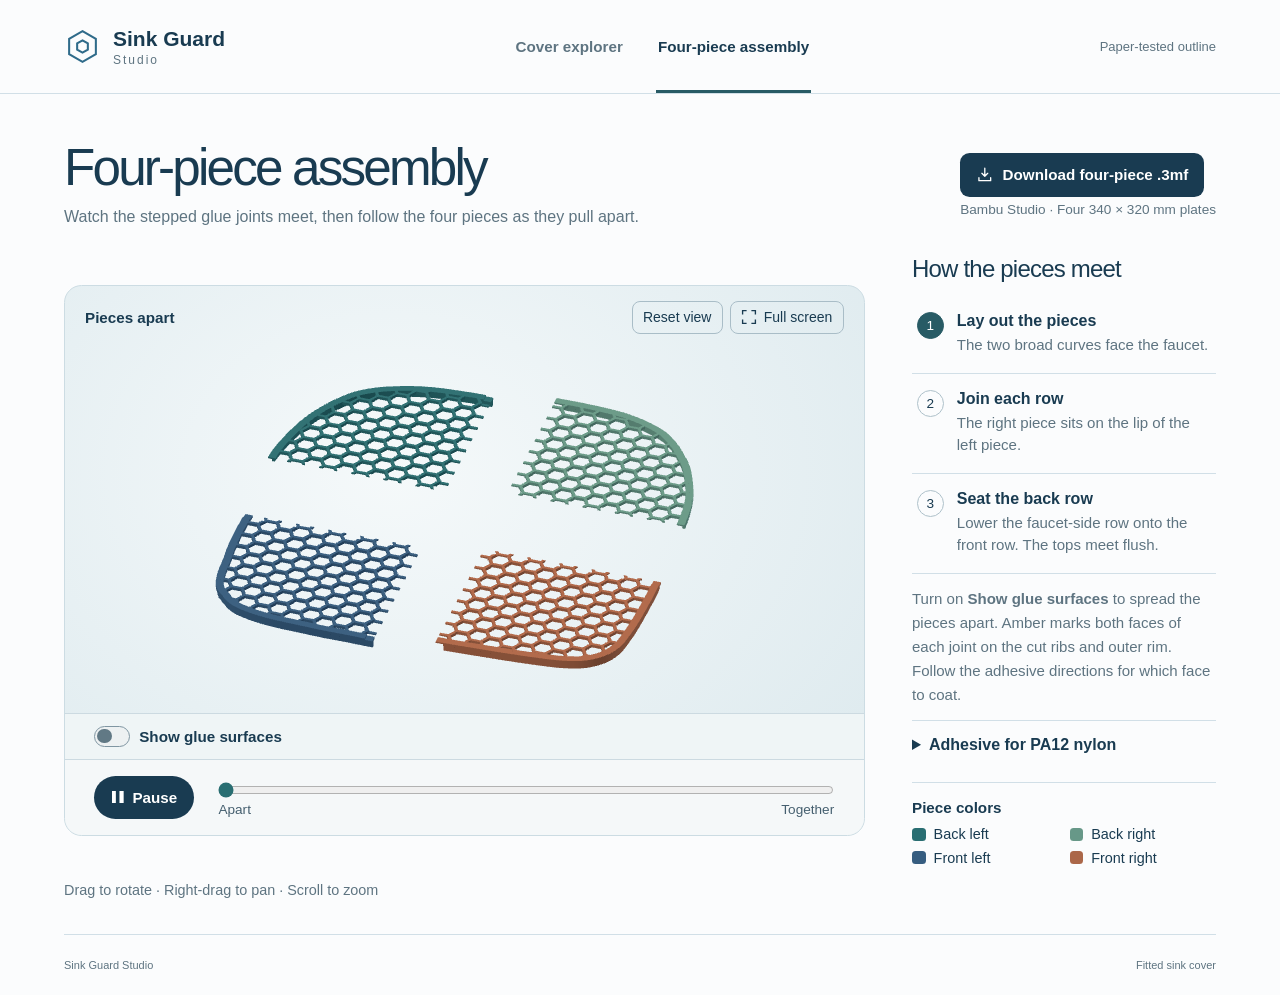
<file: assembly.html>
<!doctype html>
<html lang="en">
<head>
  <meta charset="utf-8">
  <meta name="viewport" content="width=device-width,initial-scale=1">
  <meta name="theme-color" content="#eaf1f5">
  <meta name="description" content="Watch the four printed quarters of the sink guard fit together at their overlapping glue joints.">
  <title>Four-piece assembly · Sink Guard Studio</title>
  <link rel="stylesheet" href="style.css?v=cutaway-lift1">
  <link rel="stylesheet" href="assembly.css?v=print1">
  <script type="importmap">{"imports":{"three":"./vendor/three/build/three.module.js","three/addons/":"./vendor/three/examples/jsm/"}}</script>
</head>
<body>
  <header class="site-header">
    <a class="brand" href="./" aria-label="Sink Guard Studio home"><svg viewBox="0 0 36 36" aria-hidden="true"><path d="M18 3 31 10.5v15L18 33 5 25.5v-15Z M18 12l5.2 3v6L18 24l-5.2-3v-6Z"/></svg><span>Sink Guard<span class="brand-sub">Studio</span></span></a>
    <nav class="studio-tabs" aria-label="Studio views"><a href="./">Cover explorer</a><a href="assembly.html" aria-current="page">Four-piece assembly</a></nav>
    <span class="version">Paper-tested outline</span>
  </header>
  <main class="assembly-page">
    <div class="assembly-title assembly-title-with-download">
      <div><h1>Four-piece assembly</h1><p>Watch the stepped glue joints meet, then follow the four pieces as they pull apart.</p></div>
      <div class="print-download">
        <a class="print-download-button" href="assets/sink-cover-four-piece-glue-340x320.3mf" download="sink-cover-four-piece-glue-340x320.3mf">
          <svg viewBox="0 0 24 24" fill="none" stroke="currentColor" stroke-width="1.8" stroke-linecap="round" stroke-linejoin="round" aria-hidden="true"><path d="M12 3v11m-4-4 4 4 4-4M4 16v4h16v-4"/></svg>
          Download four-piece .3mf
        </a>
        <span>Bambu Studio · Four 340 × 320 mm plates</span>
      </div>
    </div>
    <div class="assembly-layout">
      <section class="assembly-stage" aria-label="Interactive assembly animation">
        <div class="stage-strip"><span class="pose-name" id="pose-name">Pieces apart</span><div class="assembly-view-actions"><button type="button" id="reset-camera" hidden>Reset view</button><button type="button" id="assembly-fullscreen" aria-pressed="false"><svg viewBox="0 0 20 20" fill="none" stroke="currentColor" stroke-width="1.7" aria-hidden="true"><path d="M2 7V2h5m6 0h5v5m0 6v5h-5m-6 0H2v-5"/></svg><span>Full screen</span></button></div></div>
        <div class="assembly-art" id="assembly-art" role="img" tabindex="0" aria-label="Four colored sink cover pieces. Animation controlled by the buttons and slider below."></div>
        <div id="assembly-loading" role="status">Loading the four pieces…</div>
        <div class="glue-bar">
          <label class="glue-switch"><input type="checkbox" role="switch" id="glue-surfaces" aria-controls="assembly-art" aria-describedby="glue-instruction" disabled><span class="glue-track" aria-hidden="true"></span>Show glue surfaces</label>
          <span class="glue-caption" id="glue-caption" role="status"></span>
        </div>
        <div class="motion-controls">
          <button type="button" id="play-motion" disabled><span class="motion-icon" aria-hidden="true"></span><span id="play-label">Play</span></button>
          <div class="travel"><label class="sr-only" for="assembly-travel">Assembly position</label><input type="range" id="assembly-travel" min="0" max="1000" step="1" value="0" disabled><div aria-hidden="true"><span>Apart</span><span>Together</span></div></div>
        </div>
      </section>
      <aside class="assembly-guide">
        <h2>How the pieces meet</h2>
        <ol class="sequence">
          <li><button type="button" data-stop="0" disabled><span class="step-no" aria-hidden="true">1</span><span><strong>Lay out the pieces</strong><small>The two broad curves face the faucet.</small></span></button></li>
          <li><button type="button" data-stop="0.54" disabled><span class="step-no" aria-hidden="true">2</span><span><strong>Join each row</strong><small>The right piece sits on the lip of the left piece.</small></span></button></li>
          <li><button type="button" data-stop="1" disabled><span class="step-no" aria-hidden="true">3</span><span><strong>Seat the back row</strong><small>Lower the faucet-side row onto the front row. The tops meet flush.</small></span></button></li>
        </ol>
        <p class="glue-note" id="glue-instruction">Turn on <strong>Show glue surfaces</strong> to spread the pieces apart. Amber marks both faces of each joint on the cut ribs and outer rim. Follow the adhesive directions for which face to coat.</p>
        <details class="glue-adhesive">
          <summary>Adhesive for PA12 nylon</summary>
          <p>Ask the print shop about <strong>Permabond TA4550</strong>, a two-part acrylic that the manufacturer recommends for nylon 12. Dry-fit the four pieces first. The adhesive cures fully in about 24 hours at 73°F (23°C).</p>
          <p>Before your cat uses the cover, have the shop check the cured joints after wetting and test the cover on a ½-inch ledge for a 9 lb cat landing near the center.</p>
          <p class="glue-sources"><a href="https://permabond.com/materials_bonded/how-to-bond-nylon/">Nylon bonding guide</a> · <a href="https://permabond.com/wp-content/uploads/2025/11/TA4550_TDS-1-2.pdf">Technical data sheet</a></p>
        </details>
        <div class="assembly-key"><h3>Piece colors</h3><ul>
          <li><i style="--piece:#296e72"></i>Back left</li><li><i style="--piece:#679888"></i>Back right</li>
          <li><i style="--piece:#365d80"></i>Front left</li><li><i style="--piece:#ab6749"></i>Front right</li>
        </ul></div>
      </aside>
    </div>
    <p class="assembly-help" id="assembly-help">Use the slider to inspect a joint at any point.</p>
    <noscript><p>Enable JavaScript to play the assembly animation.</p></noscript>
  </main>
  <footer><span>Sink Guard Studio</span><span>Fitted sink cover</span></footer>
  <script type="module" src="assembly.js?v=glue1"></script>
</body>
</html>
</file>
<file: style.css>
:root{--mist:#eaf1f5;--paper:#fbfcfd;--ink:#193b51;--blue:#2f6b8a;--sky:#b4d5e5;--muted:#5e7481;--line:#d1dfe7;font-family:'Segoe UI',Arial,sans-serif;color:var(--ink);background:var(--paper);font-synthesis:none}*{box-sizing:border-box}body{margin:0}button,a,input{-webkit-tap-highlight-color:transparent}button,a,input:focus-visible{outline-offset:5px}button:focus-visible,a:focus-visible,input:focus-visible,#viewport:focus-visible{outline:3px solid #2f6b8a}button{font:inherit;color:inherit;cursor:pointer}button:disabled{cursor:wait}a{color:inherit;text-decoration:none}button{border:0;background:transparent}button:hover{background:#dce8ef}h1,h2,.brand{font-family:'Trebuchet MS','Segoe UI',sans-serif}h1,h2,p{margin:0}h1{font-size:clamp(38px,4vw,60px);font-weight:500;letter-spacing:-2.8px;line-height:1.08;margin:25px 0 23px}h2{font-size:25px;font-weight:500;letter-spacing:-.8px;margin-bottom:16px}p{line-height:1.6;color:var(--muted)}.site-header{height:94px;display:flex;align-items:center;justify-content:space-between;padding:0 5%;border-bottom:1px solid var(--line)}.brand{display:flex;align-items:center;gap:12px;font-size:21px;font-weight:700}.brand svg{width:37px;height:37px;fill:none;stroke:var(--blue);stroke-width:2}.brand-sub{font-family:'Segoe UI',sans-serif;font-size:12px;font-weight:400;display:block;letter-spacing:2px;color:var(--muted);margin-top:2px}.version{font-size:13px;color:var(--muted);display:flex;gap:10px;align-items:center}.dot{width:5px;height:5px;border-radius:50%;background:#7ea1b4}main{max-width:1680px;margin:auto}.workbench{display:grid;grid-template-columns:310px minmax(0,1fr);gap:38px;padding:35px 5% 0}.intro{padding:16px 0 22px}.lead{font-size:16px;max-width:29ch}.size{display:flex;flex-direction:column;margin:31px 0 25px;gap:4px}.size strong{font-size:29px;font-weight:500;letter-spacing:-1px}.size strong span{font-size:14px;letter-spacing:0;margin-left:7px;color:var(--muted)}.size>span{font-size:13px;color:var(--muted)}.prototype-note{font-size:13px;display:flex;gap:11px;line-height:1.5}.note-mark{border:1px solid #94aebe;border-radius:50%;height:18px;min-width:18px;line-height:16px;text-align:center;font-family:Georgia,serif;color:var(--blue);margin-top:2px}.prototype-note small{font-size:12px;display:block;max-width:26ch;margin-top:3px}.file-link{display:flex;align-items:center;justify-content:space-between;border-bottom:1px solid #8babbc;padding:12px 0;margin-top:26px;font-size:14px;max-width:260px;font-weight:600}.file-link span{font-size:23px;font-weight:400}.file-link:hover,.coupon-link:hover{color:#0b7aa4}.stage{min-width:0;background:var(--mist);border-radius:20px;position:relative;overflow:hidden;height:580px;isolation:isolate}.stage-heading{position:absolute;z-index:3;top:18px;left:25px;right:20px;display:flex;justify-content:space-between;align-items:center;font-size:13px;color:var(--muted)}.icon-button{font-size:24px;width:36px;height:36px;border-radius:50%}#viewport{position:absolute;inset:40px 0 94px;touch-action:none;outline-offset:-4px}canvas{display:block;width:100%;height:100%}#loading{position:absolute;inset:0;display:flex;align-items:center;justify-content:center;gap:12px;background:var(--mist);font-size:14px;z-index:5;padding:20px;text-align:center}.loader{width:20px;height:20px;border:2px solid var(--sky);border-top-color:var(--blue);border-radius:50%;animation:spin 1s linear infinite}@keyframes spin{to{transform:rotate(360deg)}}#loading.hidden{display:none}#measure-labels{position:absolute;inset:0;pointer-events:none;display:none}#measure-labels span{position:absolute;transform:translate(-50%,-50%);font-size:12px;border-radius:4px;background:#fbfcfde8;padding:4px 8px;color:var(--blue);white-space:nowrap}.view-tools{position:absolute;bottom:57px;left:50%;transform:translateX(-50%);display:flex;background:#fbfcfdd9;border-radius:12px;padding:4px;gap:3px;box-shadow:0 5px 20px #193b5108}.view-tools button{font-size:12px;padding:9px 12px;border-radius:8px;white-space:nowrap}.view-tools .selected{background:var(--ink);color:white}.stage-bottom{position:absolute;bottom:17px;left:25px;right:20px;display:flex;align-items:center;justify-content:space-between;gap:12px}.stage-bottom p{font-size:11px}.stage-bottom p span{padding:0 4px}.text-button{font-size:12px;padding:6px;border-radius:4px;white-space:nowrap}.control-strip{margin:0 5%;padding:22px 0 26px;display:flex;justify-content:space-between;gap:25px;border-bottom:1px solid var(--line)}.finish-controls{display:flex;align-items:center;gap:14px;font-size:12px}.control-label{color:var(--muted)}.swatches{display:flex;gap:7px}.swatch{height:25px;width:25px;border:3px solid var(--paper);box-shadow:0 0 0 1px transparent;border-radius:50%;background:var(--swatch)}.swatch:hover{background:var(--swatch);box-shadow:0 0 0 1px #95adbc}.swatch.selected{box-shadow:0 0 0 1px var(--ink)}#finish-name{min-width:31px}.toggles{display:flex;align-items:center;gap:24px;font-size:12px}.toggles label{display:flex;align-items:center;gap:7px;cursor:pointer}.toggles input{width:14px;height:14px;accent-color:var(--blue);cursor:pointer}.toggles button{border:1px solid var(--line);border-radius:7px;padding:8px 12px;white-space:nowrap}.toggles button[aria-pressed=true]{background:var(--ink);color:white}.toggles button span{font-size:17px;margin-right:5px}.details{padding:55px 5%;display:grid;grid-template-columns:1fr 1fr;gap:9%}.details>div>p{font-size:14px;max-width:62ch;margin-bottom:17px}.specifications dl{margin:23px 0 0}.specifications dl>div{display:flex;justify-content:space-between;gap:20px;border-bottom:1px solid #e3eaf0;padding:12px 0;font-size:13px}.specifications dt{color:var(--muted)}.specifications dd{margin:0;text-align:right}.fit-note{padding:17px 20px;border-left:3px solid #b4cddd;background:#f0f5f8;border-radius:0 10px 10px 0;margin:23px 0 17px}.fit-note strong{font-size:13px;font-weight:600}.fit-note p{font-size:12px;margin-top:6px}.coupon-link{font-size:13px;border-bottom:1px solid var(--line);padding:8px 0;display:flex;justify-content:space-between;font-weight:600}.small-copy{font-size:11px!important;line-height:1.5;margin-top:8px}.downloads{display:grid;grid-template-columns:1fr 1fr;gap:9%;margin:0 5%;padding:35px 0 43px;border-top:1px solid var(--line)}.downloads h2{font-size:22px;margin-bottom:8px}.downloads p{font-size:13px}.download-links{display:flex;flex-direction:column;gap:4px}.download-links a{padding:8px 0;display:flex;justify-content:space-between;font-size:13px}.download-links a:hover{text-decoration:underline}.download-links span{color:var(--muted);font-size:12px}footer{margin:0 5%;padding:24px 0;border-top:1px solid var(--line);display:flex;justify-content:space-between;font-size:11px;color:var(--muted)}.sr-only{position:absolute;width:1px;height:1px;padding:0;margin:-1px;overflow:hidden;clip:rect(0,0,0,0);white-space:nowrap;border:0}.stage:fullscreen{border-radius:0;width:100vw;height:100vh}.stage:fullscreen #viewport{inset:40px 0 110px}.stage:fullscreen .view-tools{bottom:65px}
@media(min-width:1500px){.stage{height:660px}.intro{padding-top:40px}.workbench{grid-template-columns:340px minmax(0,1fr)}}
@media(max-width:1100px){.workbench{grid-template-columns:250px minmax(0,1fr);gap:24px}.stage{height:570px}.control-strip{flex-wrap:wrap;gap:18px}.stage-bottom p{max-width:190px}.toggles{gap:17px}h1{font-size:45px}}
@media(max-width:760px){.site-header{height:78px;padding:0 6%}.brand{font-size:18px}.version{font-size:11px}.brand svg{width:31px}.workbench{display:flex;flex-direction:column;padding:18px 5% 0;gap:20px}.intro{display:grid;grid-template-columns:1fr auto;gap:14px 20px;padding:0 2%}h1{font-size:38px;letter-spacing:-1.8px;margin:10px 0 0;grid-column:1}.lead{font-size:13px;grid-column:1;max-width:33ch}.size{grid-row:1/3;grid-column:2;justify-content:center;margin:0;align-items:flex-end}.size strong{font-size:24px}.size>span{font-size:10px}.prototype-note{grid-column:1;font-size:11px}.prototype-note small{max-width:34ch;font-size:10px}.file-link{grid-column:2;margin:0;font-size:11px;max-width:125px;gap:10px;align-self:center}.stage{height:460px;width:100%;border-radius:15px}.stage-heading{left:18px;top:12px}.stage-bottom{left:15px;right:12px;bottom:12px}.stage-bottom p{font-size:10px;max-width:190px;line-height:1.45}.view-tools button{font-size:11px;padding:8px 10px}.view-tools{bottom:59px}.control-strip{padding:21px 0;gap:17px}.finish-controls{width:100%;justify-content:center}.toggles{width:100%;flex-wrap:wrap;justify-content:center;gap:14px;font-size:11px}.toggles button{font-size:11px}.details{grid-template-columns:1fr;gap:38px;padding:38px 7%}.downloads{grid-template-columns:1fr;gap:20px;margin:0 7%}.specifications dl>div{font-size:12px}footer{margin:0 7%;font-size:10px;gap:20px}h2{font-size:23px}#viewport{inset:35px 0 100px}}
@media(max-width:390px){h1{font-size:33px}.size strong{font-size:21px}.size>span{font-size:9px}.intro{gap:12px}.version{gap:6px}.view-tools button{padding:8px}.stage{height:420px}}
@media(prefers-reduced-motion:reduce){.loader{animation:none}}

/* Keep finish names and specification values stable as the controls change. */
#finish-name{min-width:52px}
.specifications dd{max-width:64%}
.download-links a{gap:20px}
.download-links span{flex-shrink:0}
.stage-actions{display:flex;align-items:center;gap:9px}
#cover-toggle{border:1px solid #96afbd;background:#fbfcfd;color:var(--ink);border-radius:8px;padding:8px 14px;font-size:13px;font-weight:600;min-width:104px}
#cover-toggle:hover{background:#dce8ef}
#still:not([hidden]){position:absolute;inset:0;width:100%;height:100%;object-fit:contain;background:var(--mist)}
.shelf-detail{margin:0 0 18px}
.shelf-detail img{width:100%;height:auto;display:block;border-radius:10px;border:1px solid var(--line)}
.shelf-detail figcaption{color:var(--ink);font-size:.95rem;line-height:1.5;margin:10px 0 0}#shelf-fit{scroll-margin-top:1.25rem}
.toggles input:disabled,.toggles button:disabled{cursor:default}
.stage:not(:fullscreen) #viewport{top:56px}

.cutaway-toolbar{display:flex;align-items:center;justify-content:space-between;flex-wrap:wrap;column-gap:.6rem;row-gap:.4rem;margin-bottom:1rem}
.cutaway-toolbar h2{margin:0}
.cutaway-choices{display:inline-flex;position:relative;gap:2px;align-items:stretch;margin:0;padding:3px;border:1px solid var(--line);border-radius:999px;background:#edf2f4}
.cutaway-choices label{position:relative;cursor:pointer}
.cutaway-choices input{position:absolute;width:1px;height:1px;opacity:0}
.cutaway-choices span{display:block;padding:.38rem .75rem;border-radius:999px;color:var(--ink);font:600 .9rem/1.25 'Segoe UI',Arial,sans-serif}
.cutaway-choices input:checked+span{background:var(--ink);color:#fff}
.cutaway-choices input:focus-visible+span{outline:2px solid #257b85;outline-offset:2px}
#cutaway-figure-2d{display:none}
.cutaway-switcher:has(#cutaway-2d:checked) #cutaway-figure-3d{display:none}
.cutaway-switcher:has(#cutaway-2d:checked) #cutaway-figure-2d{display:block}
.cutaway-controls{display:flex;align-items:center;gap:.75rem;flex-shrink:0}
.cutaway-label-toggle{display:inline-flex;position:relative;align-items:center;gap:.4rem;min-height:2.25rem;cursor:pointer;font-size:.9rem;font-weight:600;color:var(--ink)}
.cutaway-label-toggle input{position:absolute;width:1px;height:1px;opacity:0}
.cutaway-track{width:2rem;height:1.125rem;box-sizing:border-box;display:inline-block;border:1px solid #82929c;border-radius:1rem;background:#eff2f3;position:relative}
.cutaway-track:after{content:"";position:absolute;top:2px;left:2px;width:.75rem;height:.75rem;border-radius:50%;background:#63747e}
.cutaway-label-toggle input:checked+.cutaway-track{background:#285b65;border-color:#285b65}
.cutaway-label-toggle input:checked+.cutaway-track:after{left:auto;right:2px;background:#fff}
.cutaway-label-toggle input:focus-visible+.cutaway-track{outline:2px solid #257b85;outline-offset:2px}
.cutaway-art{position:relative;border:1px solid var(--line);border-radius:10px;overflow:hidden;isolation:isolate}
.shelf-detail .cutaway-art img{border:0;border-radius:0}
.shelf-detail .cutaway-art .cutaway-annotations{position:absolute;inset:0;width:100%;height:100%;pointer-events:none}
.without-cutaway-labels,.cutaway-switcher:has(#cutaway-labels:not(:checked)) .cutaway-annotations,.cutaway-switcher:has(#cutaway-labels:not(:checked)) .with-cutaway-labels{display:none}
.cutaway-switcher:has(#cutaway-labels:not(:checked)) .without-cutaway-labels{display:inline}

#shelf-fit > p{max-width:none}
.cutaway-controls{flex-wrap:wrap;flex-shrink:1;row-gap:.35rem}
.cutaway-lift{display:inline-flex;align-items:center;justify-content:center;gap:.48rem;min-height:2.25rem;padding:.36rem .8rem;border:1px solid #285b65;border-radius:999px;background:#285b65;color:white;font-size:.9rem;font-weight:600}
.cutaway-lift:hover{background:#1c4952}
.cutaway-lift[hidden],.cutaway-switcher:has(#cutaway-2d:checked) .cutaway-lift{display:none}
.cutaway-play-icon{width:.65rem;height:.65rem;background:currentColor;clip-path:polygon(8% 0,100% 50%,8% 100%)}
.cutaway-lift[data-active] .cutaway-play-icon{clip-path:inset(8% round 1px)}
.cutaway-art .cutaway-layer,.cutaway-motion-caption{display:none}
.shelf-detail .cutaway-art .cutaway-layer{position:absolute;inset:0;width:100%;height:100%;pointer-events:none}
.shelf-detail .cutaway-art img.cutaway-layer{display:none}
#cutaway-figure-3d[data-lift="playing"] #cutaway-motion,
#cutaway-figure-3d[data-lift="raised"] #cutaway-raised{display:block}
.cutaway-switcher figure#cutaway-figure-3d:is([data-lift="playing"],[data-lift="raised"]) :is(.cutaway-annotations,.with-cutaway-labels,.without-cutaway-labels){display:none}
#cutaway-figure-3d:is([data-lift="playing"],[data-lift="raised"]) .cutaway-motion-caption{display:inline}
.cutaway-status:empty{margin:0}
</file>
<file: assembly.css>
.site-header { gap: 1.5rem; }
.studio-tabs { display: flex; align-self: stretch; gap: clamp(1rem, 2.5vw, 2.25rem); }
.studio-tabs a { display: grid; align-items: center; border-bottom: 3px solid transparent; padding: 3px .1rem 0; color: var(--muted); font-size: .95rem; font-weight: 600; }
.studio-tabs a[aria-current] { border-color: #285b65; color: var(--ink); }
.studio-tabs a:hover { color: #285b65; }
.assembly-page { padding: clamp(1.5rem, 3.6vw, 3.5rem) 5% 2rem; }
.assembly-title { margin-bottom: 1.6rem; }
.assembly-title h1 { font-size: clamp(2.2rem, 4vw, 3.65rem); margin: 0 0 .55rem; }
.assembly-title p { font-size: 1rem; }
.assembly-layout { display: grid; grid-template-columns: minmax(0, 1fr) minmax(15rem, 19rem); align-items: center; gap: clamp(1.4rem, 3.7vw, 3.75rem); }
.assembly-stage { position: relative; isolation: isolate; display: grid; min-width: 0; grid-template-rows: auto minmax(0, 1fr) auto; height: clamp(26rem, 43vw, 40rem); background: radial-gradient(ellipse at 41% 34%, #f5f9fa, #dfebef 85%); border: 1px solid #ccdce3; border-radius: 1.1rem; overflow: hidden; }
.stage-strip { display: flex; align-items: center; justify-content: space-between; min-height: 3.4rem; padding: .7rem 1.25rem .2rem; }
.pose-name { color: var(--ink); font-size: .95rem; font-weight: 600; }
.stage-strip button { font-size: .875rem; padding: .45rem .65rem; border: 1px solid #a9bdc7; border-radius: .5rem; }
.assembly-art { min-width: 0; min-height: 0; position: relative; outline-offset: -4px; }
.assembly-art:focus-visible { outline: 2px solid #2f6b8a; }
.assembly-art.is-orbit { cursor: grab; touch-action: none; }
.assembly-art.is-orbit:active { cursor: grabbing; }
.assembly-art canvas { position: absolute; inset: 0; display: block; width: 100%; height: 100%; }
#assembly-loading { position: absolute; inset: 45% 0 auto; text-align: center; padding: 0 1rem; pointer-events: none; }
.motion-controls { display: flex; align-items: center; gap: clamp(.8rem, 2vw, 1.5rem); padding: 1rem clamp(1rem, 2.3vw, 2.2rem); border-top: 1px solid #ccdae1; background: #f5f8f9; }
#play-motion { display: inline-flex; justify-content: center; align-items: center; gap: .55rem; min-width: 6.25rem; min-height: 2.7rem; padding: .55rem 1rem; border-radius: 2rem; background: var(--ink); color: white; font-size: .95rem; font-weight: 600; }
#play-motion:hover { background: #295c70; }
#play-motion:disabled { opacity: .6; }
.motion-icon { width: .75rem; height: .8rem; background: currentColor; clip-path: polygon(8% 0, 100% 50%, 8% 100%); }
#play-motion.is-playing .motion-icon { clip-path: polygon(0 0, 35% 0, 35% 100%, 65% 100%, 65% 0, 100% 0, 100% 100%, 0 100%); }
.travel { flex: 1; min-width: 0; }
.travel input { width: 100%; accent-color: #296e72; margin: 0; display: block; height: 1.5rem; cursor: pointer; }
.travel>div { display: flex; justify-content: space-between; color: #455f6f; font-size: .85rem; }
.assembly-guide h2 { font-size: 1.5rem; margin: 0 0 .8rem; }
.sequence { margin: 0; list-style: none; padding: 0; }
.sequence li + li { border-top: 1px solid var(--line); }
.sequence button { display: flex; width: 100%; text-align: left; align-items: flex-start; gap: .8rem; padding: 1rem .3rem; border-radius: .35rem; }
.sequence button:hover { background: #edf3f6; }
.step-no { display: grid; place-items: center; min-width: 1.7rem; height: 1.7rem; border: 1px solid #aec1ca; border-radius: 50%; font-size: .85rem; }
.sequence button[aria-current] .step-no { background: #285b65; color: white; border-color: #285b65; }
.sequence strong { display: block; font-size: 1rem; font-weight: 600; }
.sequence small { display: block; margin-top: .25rem; line-height: 1.5; color: var(--muted); font-size: .94rem; }
.assembly-key { margin-top: .8rem; border-top: 1px solid var(--line); padding-top: 1rem; }
.assembly-key h3 { margin: 0 0 .65rem; font-size: .95rem; font-weight: 600; }
.assembly-key ul { list-style: none; margin: 0; padding: 0; display: grid; grid-template-columns: 1fr 1fr; gap: .45rem .7rem; }
.assembly-key li { display: flex; gap: .5rem; align-items: center; font-size: .9rem; }
.assembly-key i { width: .85rem; height: .85rem; border-radius: .22rem; background: var(--piece); }
.assembly-help { margin-top: .85rem; font-size: .9rem; }
@media (max-width: 800px) {
  .site-header { flex-wrap: wrap; gap: 0 1rem; padding-top: .8rem; height: auto; }
  .studio-tabs { order: 3; flex: 0 0 100%; margin-top: .35rem; }
  .studio-tabs a { padding: .7rem .05rem .6rem; }
  .assembly-layout { grid-template-columns: 1fr; }
  .assembly-guide { display: grid; gap: 0 1.5rem; grid-template-columns: minmax(0, 1fr) minmax(10rem, .55fr); }
  .assembly-guide h2 { grid-column: 1/-1; }
  .assembly-key { margin: 0; padding: .85rem 0 0; }
  .assembly-stage { height: clamp(24rem, 70vw, 34rem); }
}
@media (max-width: 520px) {
  .assembly-guide { display: block; }
  .assembly-page { padding-top: 1.4rem; }
  .assembly-stage { height: clamp(22rem, 103vw, 29rem); }
  .stage-strip { padding-inline: .9rem; }
  .assembly-title { margin-bottom: 1rem; }
}
.glue-note { font-size: .94rem; padding: .8rem 0; border-top: 1px solid var(--line); } @media (min-width:521px) and (max-width:800px) { .glue-note { grid-column: 1/-1; grid-row: 3; } }

.assembly-view-actions { display: flex; align-items: center; gap: .45rem; }
#assembly-fullscreen { display: inline-flex; align-items: center; gap: .4rem; }
#assembly-fullscreen svg { width: 1rem; height: 1rem; }
.assembly-stage:fullscreen, .assembly-stage.expanded { width: 100%; height: 100%; max-width: none; max-height: none; border: 0; border-radius: 0; }
.assembly-stage.expanded { position: fixed; inset: 0; z-index: 999; height: 100dvh; }
body.assembly-expanded { overflow: hidden; }
.assembly-stage:is(:fullscreen,.expanded) .stage-strip { padding-top: max(.7rem, env(safe-area-inset-top)); }
.assembly-stage:is(:fullscreen,.expanded) .motion-controls { padding-bottom: max(1rem, env(safe-area-inset-bottom)); }
@media(max-width:450px) { .stage-strip button { font-size: .81rem; padding-inline: .45rem; } }

.assembly-stage { grid-template-rows: auto minmax(0,1fr) auto auto; }
.glue-bar { display:flex; align-items:center; flex-wrap:wrap; gap:.25rem 1rem; min-height:2.85rem; padding:.35rem clamp(1rem,2.3vw,2.2rem); background:#eff5f6; border-top:1px solid #ccdae1; }
.glue-switch { position:relative; display:inline-flex; align-items:center; gap:.55rem; min-height:2rem; cursor:pointer; font-size:.95rem; font-weight:600; }
.glue-switch input { position:absolute; opacity:0; width:1px; height:1px; }
.glue-track { display:inline-grid; align-items:center; width:2.25rem; height:1.3rem; padding:2px; border-radius:999px; border:1px solid #8096a2; background:#edf1f2; }
.glue-track::after { content:""; height:.9rem; width:.9rem; border-radius:50%; background:#617985; }
.glue-switch input:checked + .glue-track { background:#ffb000; border-color:#77541c; }
.glue-switch input:checked + .glue-track::after { justify-self:end; background:#513a12; }
.glue-switch input:focus-visible + .glue-track { outline:3px solid #2f6b8a; outline-offset:3px; }
.glue-switch:has(input:disabled) { opacity:.55; }
.glue-caption { font-size:.88rem; color:#5c481e; }
.glue-adhesive { padding:.75rem 0; border-top:1px solid var(--line); }
.glue-adhesive summary { cursor:pointer; font-weight:600; font-size:1rem; padding:.2rem 0; }
.glue-adhesive p { margin:.65rem 0 0; font-size:.94rem; }
.glue-sources a { text-decoration:underline; text-underline-offset:2px; }
@media(min-width:521px) and (max-width:800px) { .glue-adhesive { grid-column:1/-1; grid-row:4; } .assembly-key { grid-column:2; grid-row:2; } }
@media(max-width:520px) { .glue-caption { font-size:.82rem; } }

.assembly-title-with-download { display: flex; align-items: center; justify-content: space-between; flex-wrap: wrap; gap: 1rem 2rem; }
.print-download { display: grid; justify-items: start; gap: .35rem; }
.print-download-button { display: inline-flex; align-items: center; justify-content: center; gap: .55rem; min-height: 2.75rem; padding: .6rem 1rem; border-radius: .6rem; background: var(--ink); color: white; font-size: .95rem; font-weight: 600; }
.print-download-button:hover { background: #295c70; }
.print-download-button svg { width: 1.1rem; height: 1.1rem; flex-shrink: 0; }
.print-download > span { color: var(--muted); font-size: .85rem; }
</file>
